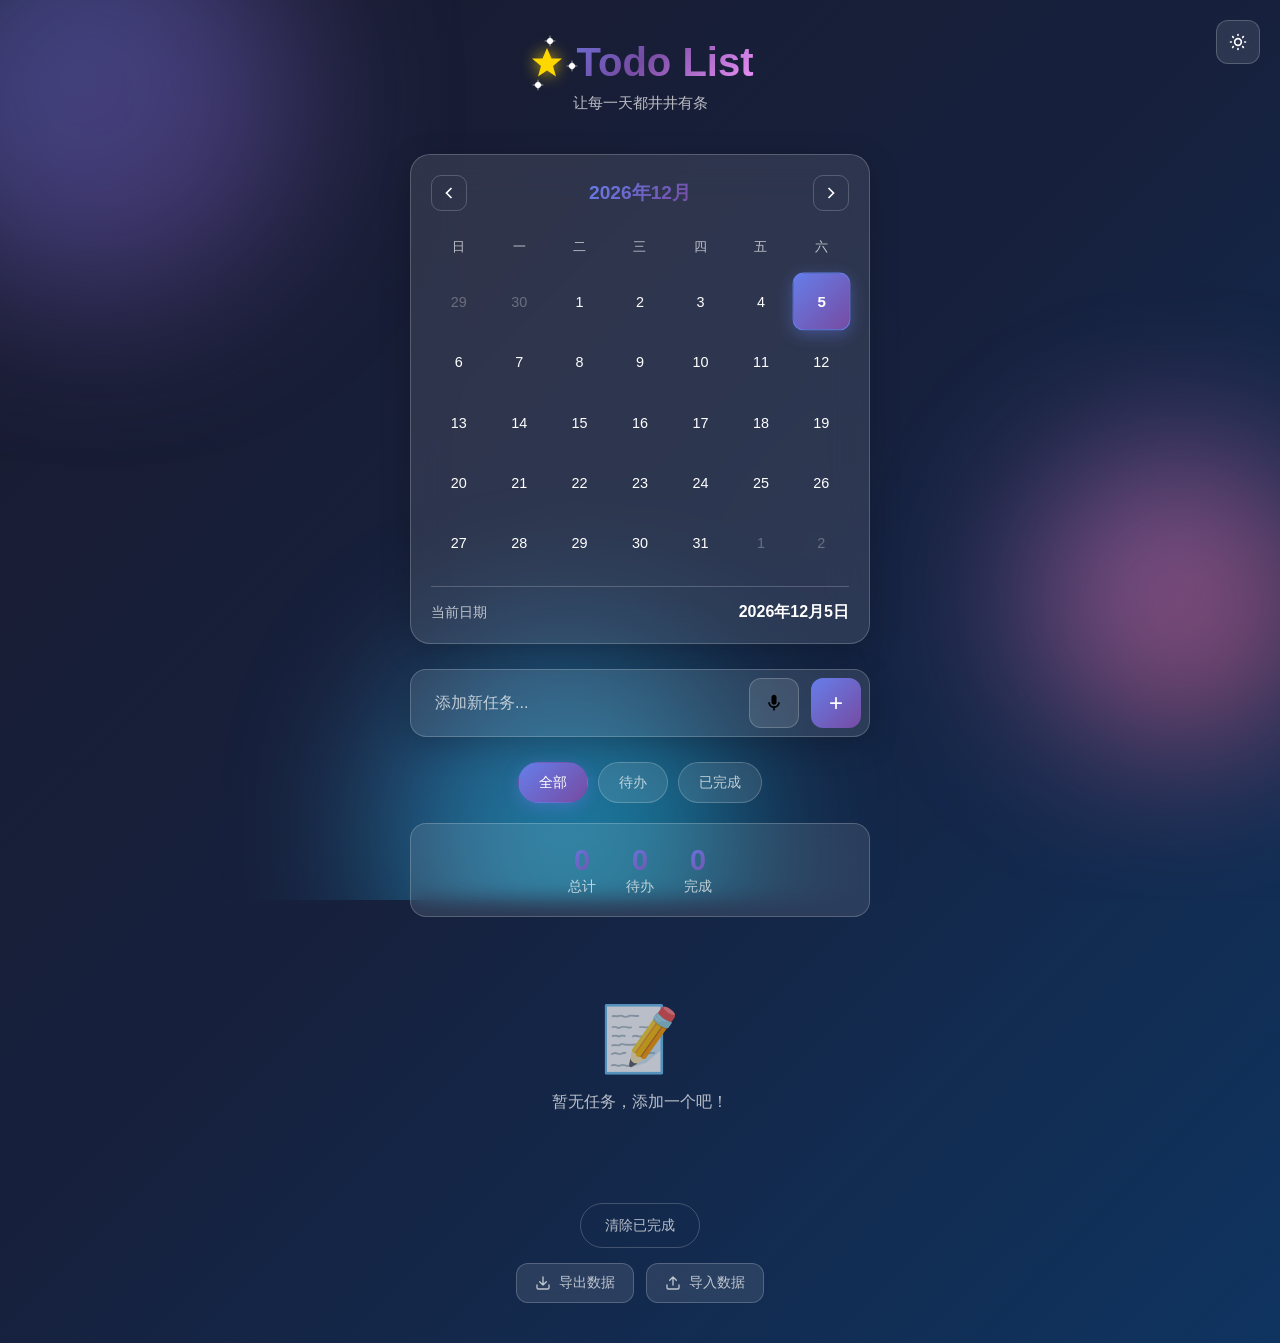
<file: index.html>
<!DOCTYPE html>
<html lang="zh-CN">
<head>
    <meta charset="UTF-8">
    <meta name="viewport" content="width=device-width, initial-scale=1.0, maximum-scale=1.0, user-scalable=no">
    <title>TodoList</title>
    <link rel="stylesheet" href="style.css">
    <link rel="manifest" href="manifest.json">
    <meta name="theme-color" content="#667eea">
    <meta name="apple-mobile-web-app-capable" content="yes">
    <meta name="apple-mobile-web-app-status-bar-style" content="black-translucent">
    <meta name="apple-mobile-web-app-title" content="TodoList">
    <link rel="apple-touch-icon" href="/icons/icon-192.png">
    <meta name="description" content="一款精美的待办事项管理应用，支持日历视图、多主题切换和数据同步">
</head>
<body>
    <div class="background">
        <div class="orb orb-1"></div>
        <div class="orb orb-2"></div>
        <div class="orb orb-3"></div>
    </div>

    <!-- Theme Switcher -->
    <div class="theme-switcher" id="themeSwitcher">
        <button class="theme-toggle" id="themeToggle" title="切换主题">
            <svg viewBox="0 0 24 24" width="20" height="20"><path d="M12 3v1m0 16v1m9-9h-1M4 12H3m15.364 6.364l-.707-.707M6.343 6.343l-.707-.707m12.728 0l-.707.707M6.343 17.657l-.707.707M16 12a4 4 0 11-8 0 4 4 0 018 0z" stroke="currentColor" stroke-width="2" fill="none" stroke-linecap="round"/></svg>
        </button>
        <div class="theme-dropdown" id="themeDropdown">
            <div class="theme-option" data-theme="default">
                <span class="theme-color" style="background: linear-gradient(135deg, #667eea, #764ba2)"></span>
                <span>梦幻紫</span>
            </div>
            <div class="theme-option" data-theme="cyberpunk">
                <span class="theme-color" style="background: linear-gradient(135deg, #f72585, #4cc9f0)"></span>
                <span>赛博朋克</span>
            </div>
            <div class="theme-option" data-theme="nature">
                <span class="theme-color" style="background: linear-gradient(135deg, #56ab2f, #a8e6cf)"></span>
                <span>自然绿</span>
            </div>
            <div class="theme-option" data-theme="sunset">
                <span class="theme-color" style="background: linear-gradient(135deg, #fa709a, #fee140)"></span>
                <span>日落橙</span>
            </div>
            <div class="theme-option" data-theme="ocean">
                <span class="theme-color" style="background: linear-gradient(135deg, #2193b0, #6dd5ed)"></span>
                <span>海洋蓝</span>
            </div>
            <div class="theme-option" data-theme="light">
                <span class="theme-color" style="background: linear-gradient(135deg, #f5f7fa, #c3cfe2)"></span>
                <span>简约白</span>
            </div>
        </div>
    </div>

    <div class="container">
        <header>
            <h1>
                <span class="icon">
                    <svg class="star" viewBox="0 0 24 24" width="36" height="36">
                        <polygon points="12,2 15,9 22,9 16,14 18,21 12,17 6,21 8,14 2,9 9,9" />
                    </svg>
                    <span class="sparkles">
                        <span class="sparkle"></span>
                        <span class="sparkle"></span>
                        <span class="sparkle"></span>
                    </span>
                </span>
                Todo List
            </h1>
            <p class="subtitle">让每一天都井井有条</p>
        </header>

        <!-- Calendar Section -->
        <div class="calendar-section">
            <div class="calendar-header">
                <button class="calendar-nav" id="prevMonth">
                    <svg viewBox="0 0 24 24" width="20" height="20"><path d="M15 18l-6-6 6-6" stroke="currentColor" stroke-width="2" fill="none"/></svg>
                </button>
                <h2 class="calendar-title" id="calendarTitle">2024年1月</h2>
                <button class="calendar-nav" id="nextMonth">
                    <svg viewBox="0 0 24 24" width="20" height="20"><path d="M9 18l6-6-6-6" stroke="currentColor" stroke-width="2" fill="none"/></svg>
                </button>
            </div>
            <div class="calendar-weekdays">
                <span>日</span>
                <span>一</span>
                <span>二</span>
                <span>三</span>
                <span>四</span>
                <span>五</span>
                <span>六</span>
            </div>
            <div class="calendar-days" id="calendarDays">
                <!-- Days will be generated by JavaScript -->
            </div>
            <div class="selected-date" id="selectedDate">
                <span class="date-label">当前日期</span>
                <span class="date-value" id="currentDateDisplay">2024年1月1日</span>
            </div>
        </div>

        <div class="input-section">
            <div class="input-wrapper">
                <input type="text" id="todoInput" placeholder="添加新任务..." autocomplete="off">
                <button id="voiceBtn" class="voice-btn" title="语音输入">
                    <svg viewBox="0 0 24 24" width="20" height="20"><path d="M12 14c1.66 0 3-1.34 3-3V5c0-1.66-1.34-3-3-3S9 3.34 9 5v6c0 1.66 1.34 3 3 3z"/><path d="M17 11c0 2.76-2.24 5-5 5s-5-2.24-5-5H5c0 3.53 2.61 6.43 6 6.92V21h2v-3.08c3.39-.49 6-3.39 6-6.92h-2z"/></svg>
                </button>
                <button id="addBtn" class="add-btn">
                    <span class="btn-icon">+</span>
                </button>
            </div>
            <div class="voice-error" id="voiceError" style="display: none;">
                <span>⚠️ 语音识别功能不可用。请使用 Chrome、Edge 或支持 Web Speech API 的浏览器，并授予麦克风权限。</span>
                <button class="voice-error-close" id="voiceErrorClose">×</button>
            </div>
        </div>

        <div class="filter-section">
            <button class="filter-btn active" data-filter="all">全部</button>
            <button class="filter-btn" data-filter="pending">待办</button>
            <button class="filter-btn" data-filter="completed">已完成</button>
        </div>

        <div class="stats">
            <div class="stat-item">
                <span class="stat-number" id="totalCount">0</span>
                <span class="stat-label">总计</span>
            </div>
            <div class="stat-item">
                <span class="stat-number" id="pendingCount">0</span>
                <span class="stat-label">待办</span>
            </div>
            <div class="stat-item">
                <span class="stat-number" id="completedCount">0</span>
                <span class="stat-label">完成</span>
            </div>
        </div>

        <ul class="todo-list" id="todoList">
            <!-- Todo items will be added here -->
        </ul>

        <div class="empty-state" id="emptyState">
            <div class="empty-icon">📝</div>
            <p>暂无任务，添加一个吧！</p>
        </div>

        <footer>
            <button id="clearCompleted" class="clear-btn">清除已完成</button>
            <div class="data-actions">
                <button id="exportBtn" class="action-btn export-btn">
                    <svg viewBox="0 0 24 24" width="16" height="16"><path d="M21 15v4a2 2 0 0 1-2 2H5a2 2 0 0 1-2-2v-4M7 10l5 5 5-5M12 15V3" stroke="currentColor" stroke-width="2" fill="none" stroke-linecap="round" stroke-linejoin="round"/></svg>
                    导出数据
                </button>
                <button id="importBtn" class="action-btn import-btn">
                    <svg viewBox="0 0 24 24" width="16" height="16"><path d="M21 15v4a2 2 0 0 1-2 2H5a2 2 0 0 1-2-2v-4M17 8l-5-5-5 5M12 3v12" stroke="currentColor" stroke-width="2" fill="none" stroke-linecap="round" stroke-linejoin="round"/></svg>
                    导入数据
                </button>
                <input type="file" id="importFile" accept=".json" hidden>
            </div>
        </footer>
    </div>

    <script src="app.js"></script>
</body>
</html>
</file>
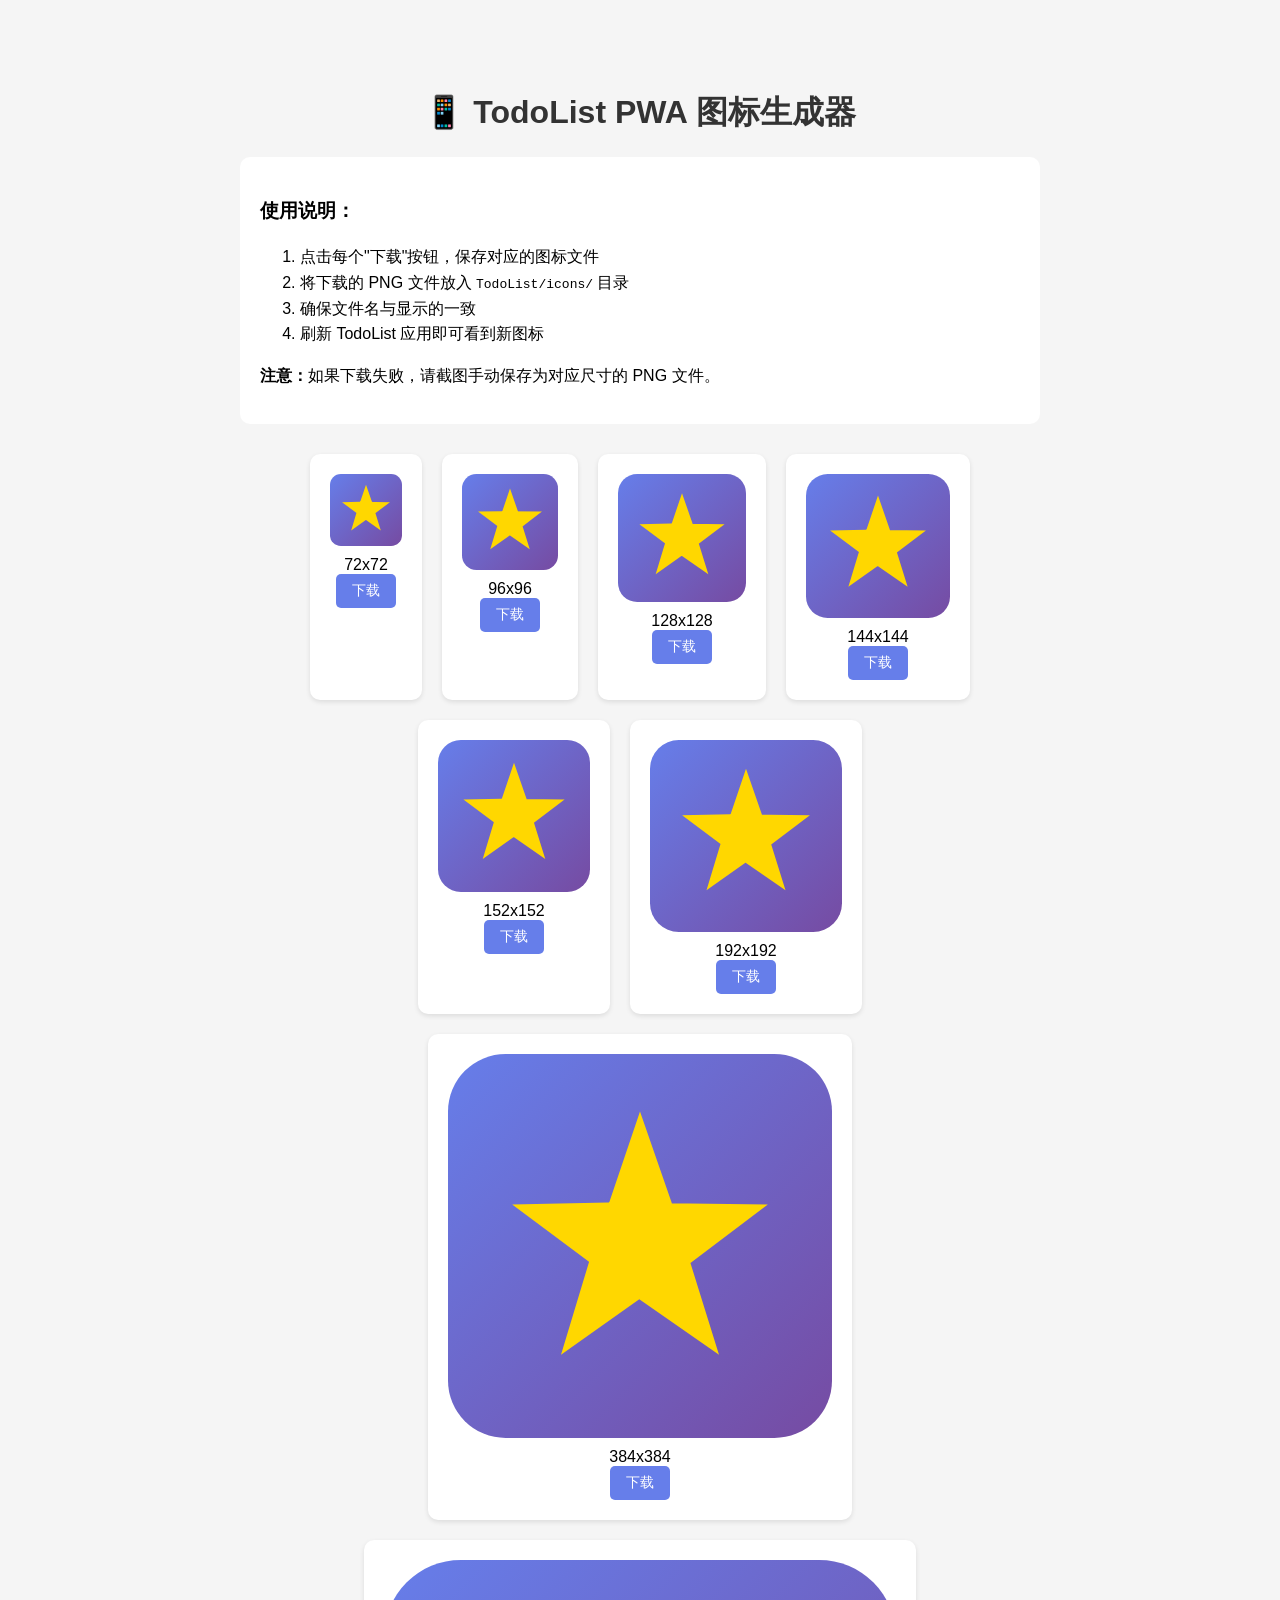
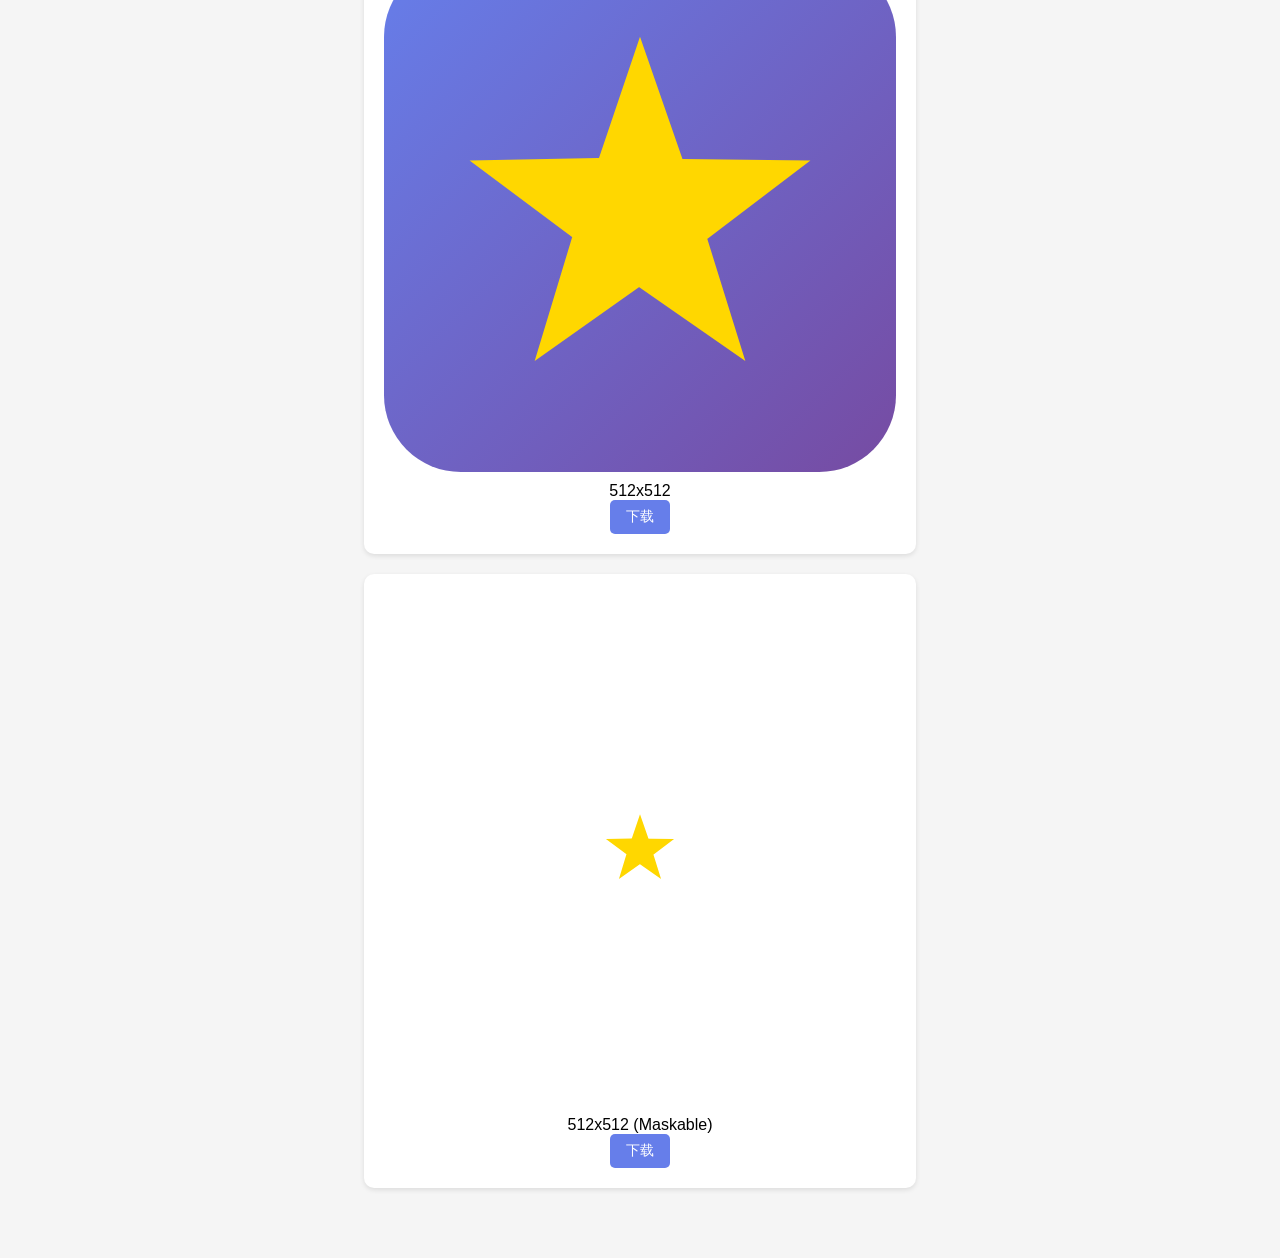
<file: icons/generator.html>
<!DOCTYPE html>
<html lang="zh-CN">
<head>
    <meta charset="UTF-8">
    <meta name="viewport" content="width=device-width, initial-scale=1.0">
    <title>图标生成器</title>
    <style>
        body {
            font-family: Arial, sans-serif;
            max-width: 800px;
            margin: 50px auto;
            padding: 20px;
            background: #f5f5f5;
        }
        h1 {
            text-align: center;
            color: #333;
        }
        .icon-container {
            display: flex;
            flex-wrap: wrap;
            gap: 20px;
            margin-top: 30px;
            justify-content: center;
        }
        .icon-item {
            text-align: center;
            background: white;
            padding: 20px;
            border-radius: 10px;
            box-shadow: 0 2px 5px rgba(0,0,0,0.1);
        }
        canvas {
            display: block;
            margin: 0 auto 10px;
        }
        button {
            background: #667eea;
            color: white;
            border: none;
            padding: 8px 16px;
            border-radius: 5px;
            cursor: pointer;
            font-size: 14px;
        }
        button:hover {
            background: #5a67d8;
        }
        .instructions {
            background: white;
            padding: 20px;
            border-radius: 10px;
            margin-bottom: 20px;
            line-height: 1.6;
        }
    </style>
</head>
<body>
    <h1>📱 TodoList PWA 图标生成器</h1>
    
    <div class="instructions">
        <h3>使用说明：</h3>
        <ol>
            <li>点击每个"下载"按钮，保存对应的图标文件</li>
            <li>将下载的 PNG 文件放入 <code>TodoList/icons/</code> 目录</li>
            <li>确保文件名与显示的一致</li>
            <li>刷新 TodoList 应用即可看到新图标</li>
        </ol>
        <p><strong>注意：</strong>如果下载失败，请截图手动保存为对应尺寸的 PNG 文件。</p>
    </div>
    
    <div class="icon-container" id="iconContainer"></div>
    
    <script>
        const sizes = [
            72, 96, 128, 144, 152, 192, 384, 512
        ];

        function createIcon(size, isMaskable = false) {
            const canvas = document.createElement('canvas');
            canvas.width = size;
            canvas.height = size;
            const ctx = canvas.getContext('2d');
            
            const padding = isMaskable ? size * 0.4 : 0;
            const iconSize = size - (padding * 2);
            const iconRadius = isMaskable ? iconSize / 2 : size * 0.15;
            
            // 绘制圆角矩形或圆形背景
            if (isMaskable) {
                ctx.fillStyle = 'transparent';
            } else {
                const gradient = ctx.createLinearGradient(0, 0, size, size);
                gradient.addColorStop(0, '#667eea');
                gradient.addColorStop(1, '#764ba2');
                ctx.fillStyle = gradient;
                ctx.beginPath();
                ctx.roundRect(0, 0, size, size, iconRadius);
                ctx.fill();
            }
            
            // 绘制星星
            const centerX = size / 2;
            const centerY = size / 2;
            const starOuterRadius = iconSize * 0.35;
            const starInnerRadius = starOuterRadius * 0.4;
            
            ctx.fillStyle = '#ffd700';
            ctx.beginPath();
            
            for (let i = 0; i < 5; i++) {
                const angle = (i * 4 * Math.PI) / 5 - Math.PI / 2;
                const x = centerX + Math.cos(angle) * starOuterRadius;
                const y = centerY + Math.sin(angle) * starOuterRadius;
                
                if (i === 0) {
                    ctx.moveTo(x, y);
                } else {
                    ctx.lineTo(x, y);
                }
                
                const innerAngle = angle + Math.PI / 5;
                const innerX = centerX + Math.cos(innerAngle) * starInnerRadius;
                const innerY = centerY + Math.sin(innerAngle) * starInnerRadius;
                ctx.lineTo(innerX, innerY);
            }
            
            ctx.closePath();
            ctx.fill();
            
            // 添加阴影
            ctx.shadowColor = 'rgba(0, 0, 0, 0.3)';
            ctx.shadowBlur = 10;
            ctx.shadowOffsetX = 0;
            ctx.shadowOffsetY = 5;
            
            return canvas;
        }

        function downloadIcon(canvas, filename) {
            const link = document.createElement('a');
            link.download = filename;
            link.href = canvas.toDataURL('image/png');
            link.click();
        }

        const container = document.getElementById('iconContainer');
        
        // 生成标准图标
        sizes.forEach(size => {
            const item = document.createElement('div');
            item.className = 'icon-item';
            
            const canvas = createIcon(size);
            
            const button = document.createElement('button');
            button.textContent = '下载';
            button.onclick = () => downloadIcon(canvas, `icon-${size}.png`);
            
            const label = document.createElement('div');
            label.textContent = `${size}x${size}`;
            
            item.appendChild(canvas);
            item.appendChild(label);
            item.appendChild(button);
            container.appendChild(item);
        });
        
        // 生成 maskable 图标
        const maskableItem = document.createElement('div');
        maskableItem.className = 'icon-item';
        
        const maskableCanvas = createIcon(512, true);
        
        const maskableButton = document.createElement('button');
        maskableButton.textContent = '下载';
        maskableButton.onclick = () => downloadIcon(maskableCanvas, 'maskable-icon-512.png');
        
        const maskableLabel = document.createElement('div');
        maskableLabel.textContent = '512x512 (Maskable)';
        
        maskableItem.appendChild(maskableCanvas);
        maskableItem.appendChild(maskableLabel);
        maskableItem.appendChild(maskableButton);
        container.appendChild(maskableItem);
    </script>
</body>
</html>
</file>
<file: style.css>
* {
    margin: 0;
    padding: 0;
    box-sizing: border-box;
}

:root {
    --primary: #667eea;
    --primary-dark: #5a67d8;
    --secondary: #764ba2;
    --success: #48bb78;
    --danger: #f56565;
    --bg-dark: #1a1a2e;
    --bg-card: rgba(255, 255, 255, 0.1);
    --text-primary: #ffffff;
    --text-secondary: rgba(255, 255, 255, 0.7);
    --border-color: rgba(255, 255, 255, 0.2);
    --bg-gradient: linear-gradient(135deg, #1a1a2e 0%, #16213e 50%, #0f3460 100%);
    --orb-1: linear-gradient(135deg, #667eea, #764ba2);
    --orb-2: linear-gradient(135deg, #f093fb, #f5576c);
    --orb-3: linear-gradient(135deg, #4facfe, #00f2fe);
    --star-color: #ffd700;
}

body {
    font-family: 'Segoe UI', 'Microsoft YaHei', sans-serif;
    min-height: 100vh;
    background: var(--bg-gradient);
    color: var(--text-primary);
    overflow-x: hidden;
    transition: background 0.5s ease;
}

/* Animated Background Orbs */
.background {
    position: fixed;
    top: 0;
    left: 0;
    width: 100%;
    height: 100%;
    overflow: hidden;
    z-index: -1;
}

.orb {
    position: absolute;
    border-radius: 50%;
    filter: blur(80px);
    opacity: 0.5;
    animation: float 20s infinite ease-in-out;
}

.orb-1 {
    width: 400px;
    height: 400px;
    background: var(--orb-1);
    top: -100px;
    left: -100px;
    animation-delay: 0s;
    transition: background 0.5s ease;
}

.orb-2 {
    width: 300px;
    height: 300px;
    background: var(--orb-2);
    top: 50%;
    right: -50px;
    animation-delay: -5s;
    transition: background 0.5s ease;
}

.orb-3 {
    width: 350px;
    height: 350px;
    background: var(--orb-3);
    bottom: -100px;
    left: 30%;
    animation-delay: -10s;
    transition: background 0.5s ease;
}

@keyframes float {
    0%, 100% {
        transform: translate(0, 0) scale(1);
    }
    25% {
        transform: translate(50px, -50px) scale(1.1);
    }
    50% {
        transform: translate(-30px, 30px) scale(0.9);
    }
    75% {
        transform: translate(40px, 20px) scale(1.05);
    }
}

/* Container */
.container {
    max-width: 500px;
    margin: 0 auto;
    padding: 40px 20px;
    min-height: 100vh;
}

/* Header */
header {
    text-align: center;
    margin-bottom: 40px;
}

header h1 {
    font-size: 2.5rem;
    font-weight: 700;
    background: linear-gradient(135deg, #667eea, #764ba2, #f093fb);
    -webkit-background-clip: text;
    -webkit-text-fill-color: transparent;
    background-clip: text;
    display: inline-flex;
    align-items: center;
    gap: 10px;
    animation: glow 3s ease-in-out infinite alternate;
}

@keyframes glow {
    from {
        filter: drop-shadow(0 0 10px rgba(102, 126, 234, 0.5));
    }
    to {
        filter: drop-shadow(0 0 20px rgba(118, 75, 162, 0.8));
    }
}

.icon {
    position: relative;
    display: inline-flex;
    align-items: center;
    justify-content: center;
    width: 40px;
    height: 40px;
}

.star {
    fill: url(#starGradient);
    filter: drop-shadow(0 0 8px rgba(255, 215, 0, 0.8));
    animation: starPulse 2s ease-in-out infinite;
}

.star polygon {
    fill: var(--star-color);
    transition: fill 0.5s ease;
}

@keyframes starPulse {
    0%, 100% {
        transform: scale(1) rotate(0deg);
        filter: drop-shadow(0 0 8px rgba(255, 215, 0, 0.8));
    }
    50% {
        transform: scale(1.15) rotate(15deg);
        filter: drop-shadow(0 0 15px rgba(255, 215, 0, 1));
    }
}

/* Sparkle effects around star */
.sparkles {
    position: absolute;
    top: 0;
    left: 0;
    width: 100%;
    height: 100%;
    pointer-events: none;
}

.sparkle {
    position: absolute;
    width: 6px;
    height: 6px;
    background: #fff;
    border-radius: 50%;
    animation: sparkleFloat 2s ease-in-out infinite;
}

.sparkle::before {
    content: '';
    position: absolute;
    top: 50%;
    left: 50%;
    width: 12px;
    height: 2px;
    background: linear-gradient(90deg, transparent, #fff, transparent);
    transform: translate(-50%, -50%);
}

.sparkle::after {
    content: '';
    position: absolute;
    top: 50%;
    left: 50%;
    width: 2px;
    height: 12px;
    background: linear-gradient(180deg, transparent, #fff, transparent);
    transform: translate(-50%, -50%);
}

.sparkle:nth-child(1) {
    top: -5px;
    left: 50%;
    animation-delay: 0s;
}

.sparkle:nth-child(2) {
    top: 50%;
    right: -8px;
    left: auto;
    animation-delay: 0.4s;
}

.sparkle:nth-child(3) {
    bottom: -5px;
    top: auto;
    left: 20%;
    animation-delay: 0.8s;
}

@keyframes sparkleFloat {
    0%, 100% {
        opacity: 0;
        transform: scale(0);
    }
    50% {
        opacity: 1;
        transform: scale(1);
    }
}

.subtitle {
    color: var(--text-secondary);
    margin-top: 8px;
    font-size: 0.95rem;
}

/* Calendar Section */
.calendar-section {
    background: var(--bg-card);
    backdrop-filter: blur(20px);
    border: 1px solid var(--border-color);
    border-radius: 20px;
    padding: 20px;
    margin-bottom: 25px;
    box-shadow: 0 8px 32px rgba(0, 0, 0, 0.2);
}

.calendar-header {
    display: flex;
    justify-content: space-between;
    align-items: center;
    margin-bottom: 20px;
}

.calendar-title {
    font-size: 1.2rem;
    font-weight: 600;
    background: linear-gradient(135deg, #667eea, #764ba2);
    -webkit-background-clip: text;
    -webkit-text-fill-color: transparent;
    background-clip: text;
}

.calendar-nav {
    width: 36px;
    height: 36px;
    border: 1px solid var(--border-color);
    background: transparent;
    color: var(--text-primary);
    border-radius: 10px;
    cursor: pointer;
    transition: all 0.3s ease;
    display: flex;
    align-items: center;
    justify-content: center;
    -webkit-tap-highlight-color: transparent;
}

@media (pointer: coarse) {
    .calendar-nav {
        width: 48px;
        height: 48px;
    }
}

.calendar-nav:hover {
    background: var(--primary);
    border-color: var(--primary);
    transform: scale(1.05);
}

.calendar-weekdays {
    display: grid;
    grid-template-columns: repeat(7, 1fr);
    gap: 5px;
    margin-bottom: 10px;
}

.calendar-weekdays span {
    text-align: center;
    font-size: 0.8rem;
    color: var(--text-secondary);
    padding: 8px 0;
    font-weight: 500;
}

.calendar-days {
    display: grid;
    grid-template-columns: repeat(7, 1fr);
    gap: 5px;
}

.calendar-day {
    aspect-ratio: 1;
    display: flex;
    align-items: center;
    justify-content: center;
    font-size: 0.9rem;
    border-radius: 10px;
    cursor: pointer;
    transition: all 0.3s ease;
    position: relative;
    border: 1px solid transparent;
    -webkit-tap-highlight-color: transparent;
}

@media (pointer: coarse) {
    .calendar-day {
        font-size: 1rem;
    }
}

.calendar-day:hover:not(.empty):not(.selected) {
    background: rgba(102, 126, 234, 0.2);
    border-color: var(--primary);
}

.calendar-day.empty {
    cursor: default;
}

.calendar-day.today {
    border: 1px solid var(--primary);
    color: var(--primary);
    font-weight: 600;
}

.calendar-day.selected {
    background: linear-gradient(135deg, var(--primary), var(--secondary));
    color: white;
    font-weight: 600;
    box-shadow: 0 4px 15px rgba(102, 126, 234, 0.4);
    transform: scale(1.05);
}

.calendar-day.has-todos::after {
    content: '';
    position: absolute;
    bottom: 4px;
    left: 50%;
    transform: translateX(-50%);
    width: 6px;
    height: 6px;
    background: var(--success);
    border-radius: 50%;
}

.calendar-day.selected.has-todos::after {
    background: white;
}

.calendar-day.other-month {
    color: var(--text-secondary);
    opacity: 0.4;
}

.selected-date {
    margin-top: 15px;
    padding-top: 15px;
    border-top: 1px solid var(--border-color);
    display: flex;
    justify-content: space-between;
    align-items: center;
}

.date-label {
    font-size: 0.85rem;
    color: var(--text-secondary);
}

.date-value {
    font-size: 1rem;
    font-weight: 600;
    color: var(--text-primary);
}

/* Input Section */
.input-section {
    margin-bottom: 25px;
}

.voice-error {
    margin-top: 12px;
    padding: 12px 16px;
    background: rgba(245, 101, 101, 0.1);
    border: 1px solid var(--danger);
    border-radius: 12px;
    font-size: 0.85rem;
    color: var(--text-primary);
    display: flex;
    align-items: flex-start;
    gap: 8px;
    line-height: 1.5;
    animation: fadeIn 0.3s ease;
}

.voice-error-close {
    background: transparent;
    border: none;
    color: var(--text-secondary);
    cursor: pointer;
    font-size: 1.2rem;
    padding: 0;
    line-height: 1;
    margin-left: auto;
}

.voice-error-close:hover {
    color: var(--danger);
}

.input-wrapper {
    display: flex;
    gap: 12px;
    background: var(--bg-card);
    backdrop-filter: blur(20px);
    border: 1px solid var(--border-color);
    border-radius: 16px;
    padding: 8px;
    transition: all 0.3s ease;
    box-shadow: 0 8px 32px rgba(0, 0, 0, 0.2);
}

.input-wrapper:focus-within {
    border-color: var(--primary);
    box-shadow: 0 8px 32px rgba(102, 126, 234, 0.3);
    transform: translateY(-2px);
}

#todoInput {
    flex: 1;
    background: transparent;
    border: none;
    outline: none;
    color: var(--text-primary);
    font-size: 1rem;
    padding: 12px 16px;
}

#todoInput::placeholder {
    color: var(--text-secondary);
}

.voice-btn {
    width: 50px;
    height: 50px;
    border-radius: 12px;
    border: 1px solid var(--border-color);
    background: var(--bg-card);
    color: var(--text-secondary);
    cursor: pointer;
    transition: all 0.3s ease;
    display: flex;
    align-items: center;
    justify-content: center;
}

.voice-btn:hover {
    border-color: var(--primary);
    color: var(--primary);
    background: rgba(102, 126, 234, 0.1);
    transform: scale(1.05);
}

.voice-btn.listening {
    background: linear-gradient(135deg, var(--primary), var(--secondary));
    border-color: transparent;
    color: white;
    animation: pulse 1.5s ease-in-out infinite;
}

@keyframes pulse {
    0%, 100% {
        box-shadow: 0 0 0 0 rgba(102, 126, 234, 0.7);
    }
    50% {
        box-shadow: 0 0 0 10px rgba(102, 126, 234, 0);
    }
}

.add-btn {
    width: 50px;
    height: 50px;
    border-radius: 12px;
    border: none;
    background: linear-gradient(135deg, var(--primary), var(--secondary));
    color: white;
    font-size: 1.5rem;
    cursor: pointer;
    transition: all 0.3s ease;
    display: flex;
    align-items: center;
    justify-content: center;
}

.add-btn:hover {
    transform: scale(1.05);
    box-shadow: 0 5px 20px rgba(102, 126, 234, 0.5);
}

.add-btn:active {
    transform: scale(0.95);
}

.btn-icon {
    transition: transform 0.3s ease;
}

.add-btn:hover .btn-icon {
    transform: rotate(90deg);
}

/* Filter Section */
.filter-section {
    display: flex;
    gap: 10px;
    margin-bottom: 20px;
    justify-content: center;
}

.filter-btn {
    padding: 10px 20px;
    border: 1px solid var(--border-color);
    background: var(--bg-card);
    backdrop-filter: blur(10px);
    color: var(--text-secondary);
    border-radius: 25px;
    cursor: pointer;
    transition: all 0.3s ease;
    font-size: 0.9rem;
    -webkit-tap-highlight-color: transparent;
}

@media (pointer: coarse) {
    .filter-btn {
        padding: 12px 24px;
        min-height: 48px;
        display: flex;
        align-items: center;
        justify-content: center;
    }
}

.filter-btn:hover {
    border-color: var(--primary);
    color: var(--text-primary);
}

.filter-btn.active {
    background: linear-gradient(135deg, var(--primary), var(--secondary));
    border-color: transparent;
    color: white;
    box-shadow: 0 4px 15px rgba(102, 126, 234, 0.4);
}

/* Stats */
.stats {
    display: flex;
    justify-content: center;
    gap: 30px;
    margin-bottom: 25px;
    padding: 20px;
    background: var(--bg-card);
    backdrop-filter: blur(10px);
    border-radius: 16px;
    border: 1px solid var(--border-color);
}

.stat-item {
    text-align: center;
}

.stat-number {
    display: block;
    font-size: 1.8rem;
    font-weight: 700;
    background: linear-gradient(135deg, #667eea, #764ba2);
    -webkit-background-clip: text;
    -webkit-text-fill-color: transparent;
    background-clip: text;
}

.stat-label {
    font-size: 0.85rem;
    color: var(--text-secondary);
}

/* Todo List */
.todo-list {
    list-style: none;
    display: flex;
    flex-direction: column;
    gap: 12px;
}

.todo-item {
    display: flex;
    align-items: center;
    gap: 15px;
    padding: 18px 20px;
    background: var(--bg-card);
    backdrop-filter: blur(20px);
    border: 1px solid var(--border-color);
    border-radius: 16px;
    transition: all 0.3s ease;
    animation: slideIn 0.4s ease forwards;
    opacity: 0;
    transform: translateY(20px);
}

@keyframes slideIn {
    to {
        opacity: 1;
        transform: translateY(0);
    }
}

.todo-item:hover {
    transform: translateX(5px);
    border-color: var(--primary);
    box-shadow: 0 8px 25px rgba(102, 126, 234, 0.2);
}

.todo-item.removing {
    animation: slideOut 0.4s ease forwards;
}

@keyframes slideOut {
    to {
        opacity: 0;
        transform: translateX(100px);
    }
}

.todo-item.completing {
    animation: complete 0.5s ease forwards;
}

@keyframes complete {
    0% {
        transform: scale(1);
    }
    50% {
        transform: scale(1.02);
        box-shadow: 0 0 30px rgba(72, 187, 120, 0.5);
    }
    100% {
        transform: scale(1);
    }
}

/* Checkbox */
.checkbox-wrapper {
    position: relative;
    width: 24px;
    height: 24px;
}

.checkbox-wrapper input {
    position: absolute;
    opacity: 0;
    cursor: pointer;
    width: 100%;
    height: 100%;
    z-index: 1;
    -webkit-tap-highlight-color: transparent;
}

.checkmark {
    position: absolute;
    width: 24px;
    height: 24px;
    border: 2px solid var(--border-color);
    border-radius: 8px;
    transition: all 0.3s ease;
    display: flex;
    align-items: center;
    justify-content: center;
}

@media (pointer: coarse) {
    .checkbox-wrapper {
        width: 32px;
        height: 32px;
    }

    .checkmark {
        width: 32px;
        height: 32px;
    }

    .checkmark::after {
        font-size: 18px;
    }
}

.checkbox-wrapper input:checked + .checkmark {
    background: linear-gradient(135deg, var(--success), #38a169);
    border-color: transparent;
}

.checkmark::after {
    content: '✓';
    color: white;
    font-size: 14px;
    opacity: 0;
    transform: scale(0);
    transition: all 0.3s ease;
}

.checkbox-wrapper input:checked + .checkmark::after {
    opacity: 1;
    transform: scale(1);
}

/* Todo Text */
.todo-text {
    flex: 1;
    font-size: 1rem;
    transition: all 0.3s ease;
    word-break: break-word;
}

.todo-item.completed .todo-text {
    text-decoration: line-through;
    color: var(--text-secondary);
}

/* Delete Button */
.delete-btn {
    width: 36px;
    height: 36px;
    border: none;
    background: rgba(245, 101, 101, 0.1);
    color: var(--danger);
    border-radius: 10px;
    cursor: pointer;
    transition: all 0.3s ease;
    display: flex;
    align-items: center;
    justify-content: center;
    font-size: 1.2rem;
    opacity: 0;
    -webkit-tap-highlight-color: transparent;
}

@media (pointer: coarse) {
    .delete-btn {
        width: 44px;
        height: 44px;
        font-size: 1.4rem;
        opacity: 1;
    }
}

.todo-item:hover .delete-btn {
    opacity: 1;
}

.delete-btn:hover {
    background: var(--danger);
    color: white;
    transform: scale(1.1);
}

/* Empty State */
.empty-state {
    text-align: center;
    padding: 60px 20px;
    color: var(--text-secondary);
    display: none;
}

.empty-state.visible {
    display: block;
    animation: fadeIn 0.5s ease;
}

@keyframes fadeIn {
    from {
        opacity: 0;
        transform: translateY(20px);
    }
    to {
        opacity: 1;
        transform: translateY(0);
    }
}

.empty-icon {
    font-size: 4rem;
    margin-bottom: 15px;
    animation: bounce 2s ease-in-out infinite;
}

@keyframes bounce {
    0%, 100% {
        transform: translateY(0);
    }
    50% {
        transform: translateY(-10px);
    }
}

/* Footer */
footer {
    margin-top: 30px;
    text-align: center;
}

.clear-btn {
    padding: 12px 24px;
    background: transparent;
    border: 1px solid var(--border-color);
    color: var(--text-secondary);
    border-radius: 25px;
    cursor: pointer;
    transition: all 0.3s ease;
    font-size: 0.9rem;
}

.clear-btn:hover {
    border-color: var(--danger);
    color: var(--danger);
    background: rgba(245, 101, 101, 0.1);
}

/* Data Actions */
.data-actions {
    display: flex;
    gap: 12px;
    justify-content: center;
    margin-top: 15px;
}

.action-btn {
    display: inline-flex;
    align-items: center;
    gap: 8px;
    padding: 10px 18px;
    background: var(--bg-card);
    backdrop-filter: blur(10px);
    border: 1px solid var(--border-color);
    color: var(--text-secondary);
    border-radius: 12px;
    cursor: pointer;
    transition: all 0.3s ease;
    font-size: 0.85rem;
}

.action-btn svg {
    flex-shrink: 0;
}

.action-btn:hover {
    transform: translateY(-2px);
    box-shadow: 0 5px 15px rgba(0, 0, 0, 0.2);
}

.export-btn:hover {
    border-color: var(--success);
    color: var(--success);
    background: rgba(72, 187, 120, 0.1);
}

.import-btn:hover {
    border-color: var(--primary);
    color: var(--primary);
    background: rgba(102, 126, 234, 0.1);
}

/* Toast Notification */
.toast {
    position: fixed;
    bottom: 30px;
    left: 50%;
    transform: translateX(-50%) translateY(100px);
    padding: 14px 28px;
    background: var(--bg-card);
    backdrop-filter: blur(20px);
    border: 1px solid var(--border-color);
    border-radius: 12px;
    color: var(--text-primary);
    font-size: 0.95rem;
    z-index: 1000;
    opacity: 0;
    transition: all 0.4s cubic-bezier(0.68, -0.55, 0.265, 1.55);
    display: flex;
    align-items: center;
    gap: 10px;
}

.toast.show {
    transform: translateX(-50%) translateY(0);
    opacity: 1;
}

.toast.success {
    border-color: var(--success);
    box-shadow: 0 5px 20px rgba(72, 187, 120, 0.3);
}

.toast.error {
    border-color: var(--danger);
    box-shadow: 0 5px 20px rgba(245, 101, 101, 0.3);
}

.toast-icon {
    font-size: 1.2rem;
}

/* Responsive */
@media (max-width: 480px) {
    .container {
        padding: 20px 15px;
    }

    header h1 {
        font-size: 2rem;
    }

    .stats {
        gap: 20px;
        padding: 15px;
    }

    .stat-number {
        font-size: 1.5rem;
    }

    .todo-item {
        padding: 15px;
    }
}

/* Touch feedback */
@media (pointer: coarse) {
    .calendar-nav:active,
    .calendar-day:active,
    .filter-btn:active,
    .todo-item:active,
    .delete-btn:active,
    .theme-toggle:active,
    .clear-btn:active,
    .action-btn:active,
    .voice-btn:active,
    .add-btn:active,
    .theme-option:active {
        transform: scale(0.95);
        opacity: 0.8;
    }
}

/* Scrollbar */
::-webkit-scrollbar {
    width: 8px;
}

::-webkit-scrollbar-track {
    background: transparent;
}

::-webkit-scrollbar-thumb {
    background: var(--border-color);
    border-radius: 4px;
}

::-webkit-scrollbar-thumb:hover {
    background: var(--primary);
}

/* Theme Switcher */
.theme-switcher {
    position: fixed;
    top: 20px;
    right: 20px;
    z-index: 1000;
}

.theme-toggle {
    width: 44px;
    height: 44px;
    border-radius: 12px;
    border: 1px solid var(--border-color);
    background: var(--bg-card);
    backdrop-filter: blur(10px);
    color: var(--text-primary);
    cursor: pointer;
    display: flex;
    align-items: center;
    justify-content: center;
    transition: all 0.3s ease;
}

.theme-toggle:hover {
    transform: scale(1.05);
    border-color: var(--primary);
    box-shadow: 0 5px 20px rgba(0, 0, 0, 0.3);
}

.theme-dropdown {
    position: absolute;
    top: 54px;
    right: 0;
    background: var(--bg-card);
    backdrop-filter: blur(20px);
    border: 1px solid var(--border-color);
    border-radius: 16px;
    padding: 8px;
    min-width: 160px;
    opacity: 0;
    visibility: hidden;
    transform: translateY(-10px);
    transition: all 0.3s ease;
    box-shadow: 0 10px 40px rgba(0, 0, 0, 0.3);
}

.theme-dropdown.show {
    opacity: 1;
    visibility: visible;
    transform: translateY(0);
}

.theme-option {
    display: flex;
    align-items: center;
    gap: 12px;
    padding: 12px 14px;
    border-radius: 10px;
    cursor: pointer;
    transition: all 0.2s ease;
    color: var(--text-secondary);
    font-size: 0.9rem;
}

.theme-option:hover {
    background: rgba(255, 255, 255, 0.1);
    color: var(--text-primary);
}

.theme-option.active {
    background: rgba(255, 255, 255, 0.15);
    color: var(--text-primary);
}

.theme-color {
    width: 24px;
    height: 24px;
    border-radius: 8px;
    flex-shrink: 0;
    box-shadow: 0 2px 8px rgba(0, 0, 0, 0.2);
}

/* ===== THEMES ===== */

/* Cyberpunk Theme */
[data-theme="cyberpunk"] {
    --primary: #f72585;
    --primary-dark: #b5179e;
    --secondary: #4cc9f0;
    --success: #7209b7;
    --bg-card: rgba(0, 0, 0, 0.4);
    --text-primary: #ffffff;
    --text-secondary: rgba(255, 255, 255, 0.7);
    --border-color: rgba(247, 37, 133, 0.3);
    --bg-gradient: linear-gradient(135deg, #0d0221 0%, #150734 50%, #1a0a2e 100%);
    --orb-1: linear-gradient(135deg, #f72585, #b5179e);
    --orb-2: linear-gradient(135deg, #4cc9f0, #4361ee);
    --orb-3: linear-gradient(135deg, #7209b7, #560bad);
    --star-color: #f72585;
}

/* Nature Theme */
[data-theme="nature"] {
    --primary: #56ab2f;
    --primary-dark: #478f27;
    --secondary: #a8e6cf;
    --success: #56ab2f;
    --bg-card: rgba(255, 255, 255, 0.1);
    --text-primary: #ffffff;
    --text-secondary: rgba(255, 255, 255, 0.75);
    --border-color: rgba(86, 171, 47, 0.3);
    --bg-gradient: linear-gradient(135deg, #134e5e 0%, #1a5a3a 50%, #0d3320 100%);
    --orb-1: linear-gradient(135deg, #56ab2f, #a8e6cf);
    --orb-2: linear-gradient(135deg, #11998e, #38ef7d);
    --orb-3: linear-gradient(135deg, #134e5e, #71b280);
    --star-color: #a8e6cf;
}

/* Sunset Theme */
[data-theme="sunset"] {
    --primary: #fa709a;
    --primary-dark: #e85d8a;
    --secondary: #fee140;
    --success: #ff9a44;
    --bg-card: rgba(255, 255, 255, 0.12);
    --text-primary: #ffffff;
    --text-secondary: rgba(255, 255, 255, 0.75);
    --border-color: rgba(250, 112, 154, 0.3);
    --bg-gradient: linear-gradient(135deg, #2d1f3d 0%, #4a2c4a 50%, #1f1f3d 100%);
    --orb-1: linear-gradient(135deg, #fa709a, #fee140);
    --orb-2: linear-gradient(135deg, #ff9a44, #fc6076);
    --orb-3: linear-gradient(135deg, #f857a6, #ff5858);
    --star-color: #fee140;
}

/* Ocean Theme */
[data-theme="ocean"] {
    --primary: #2193b0;
    --primary-dark: #1a7a94;
    --secondary: #6dd5ed;
    --success: #00b4db;
    --bg-card: rgba(255, 255, 255, 0.1);
    --text-primary: #ffffff;
    --text-secondary: rgba(255, 255, 255, 0.75);
    --border-color: rgba(33, 147, 176, 0.3);
    --bg-gradient: linear-gradient(135deg, #0c2840 0%, #0a3d5c 50%, #041c2c 100%);
    --orb-1: linear-gradient(135deg, #2193b0, #6dd5ed);
    --orb-2: linear-gradient(135deg, #00b4db, #0083b0);
    --orb-3: linear-gradient(135deg, #4facfe, #00f2fe);
    --star-color: #6dd5ed;
}

/* Light Theme */
[data-theme="light"] {
    --primary: #6366f1;
    --primary-dark: #4f46e5;
    --secondary: #a855f7;
    --success: #22c55e;
    --danger: #ef4444;
    --bg-card: rgba(255, 255, 255, 0.7);
    --text-primary: #1e293b;
    --text-secondary: rgba(30, 41, 59, 0.7);
    --border-color: rgba(0, 0, 0, 0.1);
    --bg-gradient: linear-gradient(135deg, #f8fafc 0%, #e2e8f0 50%, #cbd5e1 100%);
    --orb-1: linear-gradient(135deg, #c7d2fe, #a5b4fc);
    --orb-2: linear-gradient(135deg, #fecaca, #fca5a5);
    --orb-3: linear-gradient(135deg, #bbf7d0, #86efac);
    --star-color: #f59e0b;
}

[data-theme="light"] .orb {
    opacity: 0.3;
}

[data-theme="light"] header h1 {
    background: linear-gradient(135deg, #6366f1, #a855f7, #ec4899);
    -webkit-background-clip: text;
    background-clip: text;
}

[data-theme="light"] .stat-number {
    background: linear-gradient(135deg, #6366f1, #a855f7);
    -webkit-background-clip: text;
    background-clip: text;
}

[data-theme="light"] .calendar-title {
    background: linear-gradient(135deg, #6366f1, #a855f7);
    -webkit-background-clip: text;
    background-clip: text;
}

[data-theme="light"] .toast {
    background: rgba(255, 255, 255, 0.9);
}

[data-theme="light"] .theme-dropdown {
    background: rgba(255, 255, 255, 0.95);
    box-shadow: 0 10px 40px rgba(0, 0, 0, 0.15);
}

[data-theme="light"] .theme-option {
    color: #64748b;
}

[data-theme="light"] .theme-option:hover {
    background: rgba(99, 102, 241, 0.1);
    color: #1e293b;
}

[data-theme="light"] .theme-option.active {
    background: rgba(99, 102, 241, 0.15);
    color: #1e293b;
}

[data-theme="light"] .theme-toggle {
    background: rgba(255, 255, 255, 0.8);
    border-color: rgba(0, 0, 0, 0.1);
    color: #1e293b;
}

[data-theme="light"] .theme-toggle:hover {
    border-color: #6366f1;
}

/* Browser Recommendation Banner */
.browser-recommendation {
    position: fixed;
    top: 20px;
    left: 50%;
    transform: translateX(-50%);
    background: var(--bg-card);
    backdrop-filter: blur(20px);
    border: 2px solid var(--primary);
    border-radius: 16px;
    padding: 16px 20px;
    z-index: 3000;
    box-shadow: 0 10px 40px rgba(0, 0, 0, 0.3);
    animation: slideDown 0.4s ease;
    max-width: 90vw;
    width: auto;
}

@keyframes slideDown {
    from {
        opacity: 0;
        transform: translateX(-50%) translateY(-100px);
    }
    to {
        opacity: 1;
        transform: translateX(-50%) translateY(0);
    }
}

@keyframes slideOut {
    to {
        opacity: 0;
        transform: translateX(-50%) translateY(-100px);
    }
}

.recommendation-content {
    display: flex;
    align-items: center;
    gap: 16px;
}

.recommendation-icon {
    font-size: 2rem;
    flex-shrink: 0;
}

.recommendation-text {
    flex: 1;
}

.recommendation-text strong {
    display: block;
    font-size: 1rem;
    margin-bottom: 4px;
    color: var(--text-primary);
}

.recommendation-text p {
    font-size: 0.85rem;
    color: var(--text-secondary);
    margin: 0;
}

.recommendation-actions {
    display: flex;
    align-items: center;
    gap: 8px;
    flex-shrink: 0;
}

.recommendation-close {
    width: 32px;
    height: 32px;
    border: 1px solid var(--border-color);
    background: transparent;
    color: var(--text-secondary);
    border-radius: 8px;
    cursor: pointer;
    font-size: 1rem;
    display: flex;
    align-items: center;
    justify-content: center;
    transition: all 0.3s ease;
}

.recommendation-close:hover {
    background: rgba(255, 255, 255, 0.1);
    color: var(--text-primary);
}

.recommendation-button {
    padding: 10px 20px;
    background: linear-gradient(135deg, #4285f4, #34a853);
    border: none;
    border-radius: 10px;
    color: white;
    font-size: 0.9rem;
    font-weight: 500;
    cursor: pointer;
    transition: all 0.3s ease;
    white-space: nowrap;
}

.recommendation-button:hover {
    transform: scale(1.05);
    box-shadow: 0 4px 15px rgba(66, 133, 244, 0.4);
}

.recommendation-button:active {
    transform: scale(0.95);
}

@media (max-width: 480px) {
    .browser-recommendation {
        top: 10px;
        padding: 14px 16px;
    }

    .recommendation-content {
        gap: 12px;
        flex-wrap: wrap;
    }

    .recommendation-text {
        width: 100%;
    }

    .recommendation-actions {
        width: 100%;
        justify-content: flex-end;
    }

    .recommendation-button {
        flex: 1;
        padding: 12px;
    }
}

/* Hide theme switcher temporarily while showing recommendation */
body.showing-recommendation .theme-switcher {
    display: none;
}

/* Update Notification */
.update-notification {
    position: fixed;
    bottom: 30px;
    left: 50%;
    transform: translateX(-50%);
    background: var(--bg-card);
    backdrop-filter: blur(20px);
    border: 1px solid var(--border-color);
    border-radius: 16px;
    padding: 16px 24px;
    z-index: 2000;
    display: flex;
    align-items: center;
    gap: 16px;
    box-shadow: 0 10px 40px rgba(0, 0, 0, 0.3);
    animation: slideUp 0.4s ease;
}

@keyframes slideUp {
    from {
        opacity: 0;
        transform: translateX(-50%) translateY(100px);
    }
    to {
        opacity: 1;
        transform: translateX(-50%) translateY(0);
    }
}

.update-content {
    display: flex;
    align-items: center;
    gap: 12px;
}

.update-icon {
    font-size: 1.5rem;
    animation: spin 2s linear infinite;
}

@keyframes spin {
    from {
        transform: rotate(0deg);
    }
    to {
        transform: rotate(360deg);
    }
}

.update-text {
    font-size: 0.95rem;
    color: var(--text-primary);
}

.update-btn {
    padding: 10px 20px;
    background: linear-gradient(135deg, var(--primary), var(--secondary));
    border: none;
    border-radius: 10px;
    color: white;
    font-size: 0.9rem;
    cursor: pointer;
    transition: all 0.3s ease;
    font-weight: 500;
}

.update-btn:hover {
    transform: scale(1.05);
    box-shadow: 0 4px 15px rgba(102, 126, 234, 0.4);
}

/* Install Prompt */
.install-prompt {
    position: fixed;
    bottom: 30px;
    left: 20px;
    right: 20px;
    background: var(--bg-card);
    backdrop-filter: blur(20px);
    border: 1px solid var(--border-color);
    border-radius: 16px;
    padding: 16px;
    z-index: 2000;
    box-shadow: 0 10px 40px rgba(0, 0, 0, 0.3);
    animation: slideUp 0.4s ease;
}

.install-content {
    display: flex;
    align-items: center;
    justify-content: space-between;
    gap: 12px;
}

.install-info {
    display: flex;
    align-items: center;
    gap: 12px;
    flex: 1;
}

.install-icon {
    font-size: 2rem;
}

.install-text {
    display: flex;
    flex-direction: column;
    gap: 2px;
}

.install-title {
    font-size: 1rem;
    font-weight: 600;
    color: var(--text-primary);
}

.install-desc {
    font-size: 0.8rem;
    color: var(--text-secondary);
}

.install-btn {
    padding: 12px 24px;
    background: linear-gradient(135deg, var(--primary), var(--secondary));
    border: none;
    border-radius: 10px;
    color: white;
    font-size: 0.9rem;
    cursor: pointer;
    transition: all 0.3s ease;
    font-weight: 500;
    white-space: nowrap;
}

.install-btn:hover {
    transform: scale(1.05);
    box-shadow: 0 4px 15px rgba(102, 126, 234, 0.4);
}

.install-close {
    width: 36px;
    height: 36px;
    border: 1px solid var(--border-color);
    background: transparent;
    color: var(--text-secondary);
    border-radius: 10px;
    cursor: pointer;
    transition: all 0.3s ease;
    display: flex;
    align-items: center;
    justify-content: center;
    font-size: 1.2rem;
    flex-shrink: 0;
}

.install-close:hover {
    background: rgba(255, 255, 255, 0.1);
    color: var(--text-primary);
}

@media (min-width: 768px) {
    .install-prompt {
        left: auto;
        right: 20px;
        max-width: 400px;
    }
}
</file>
